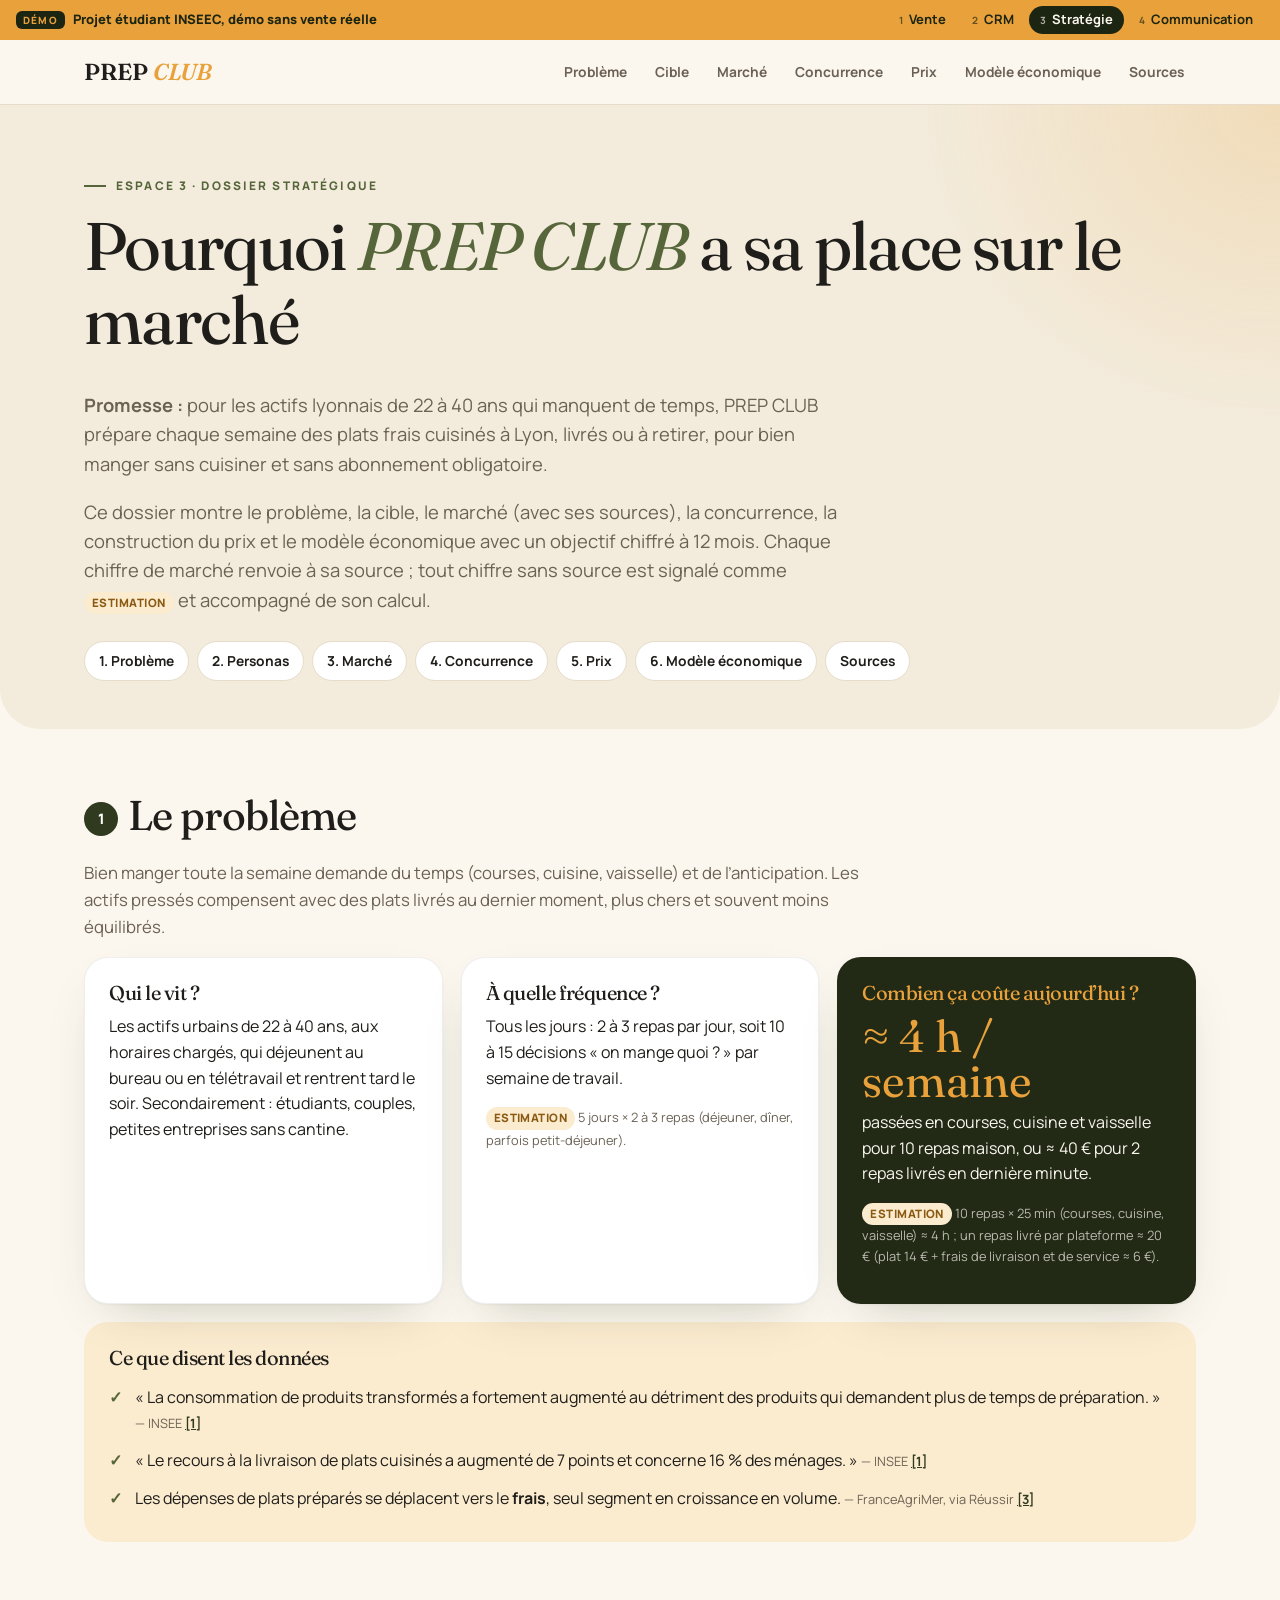
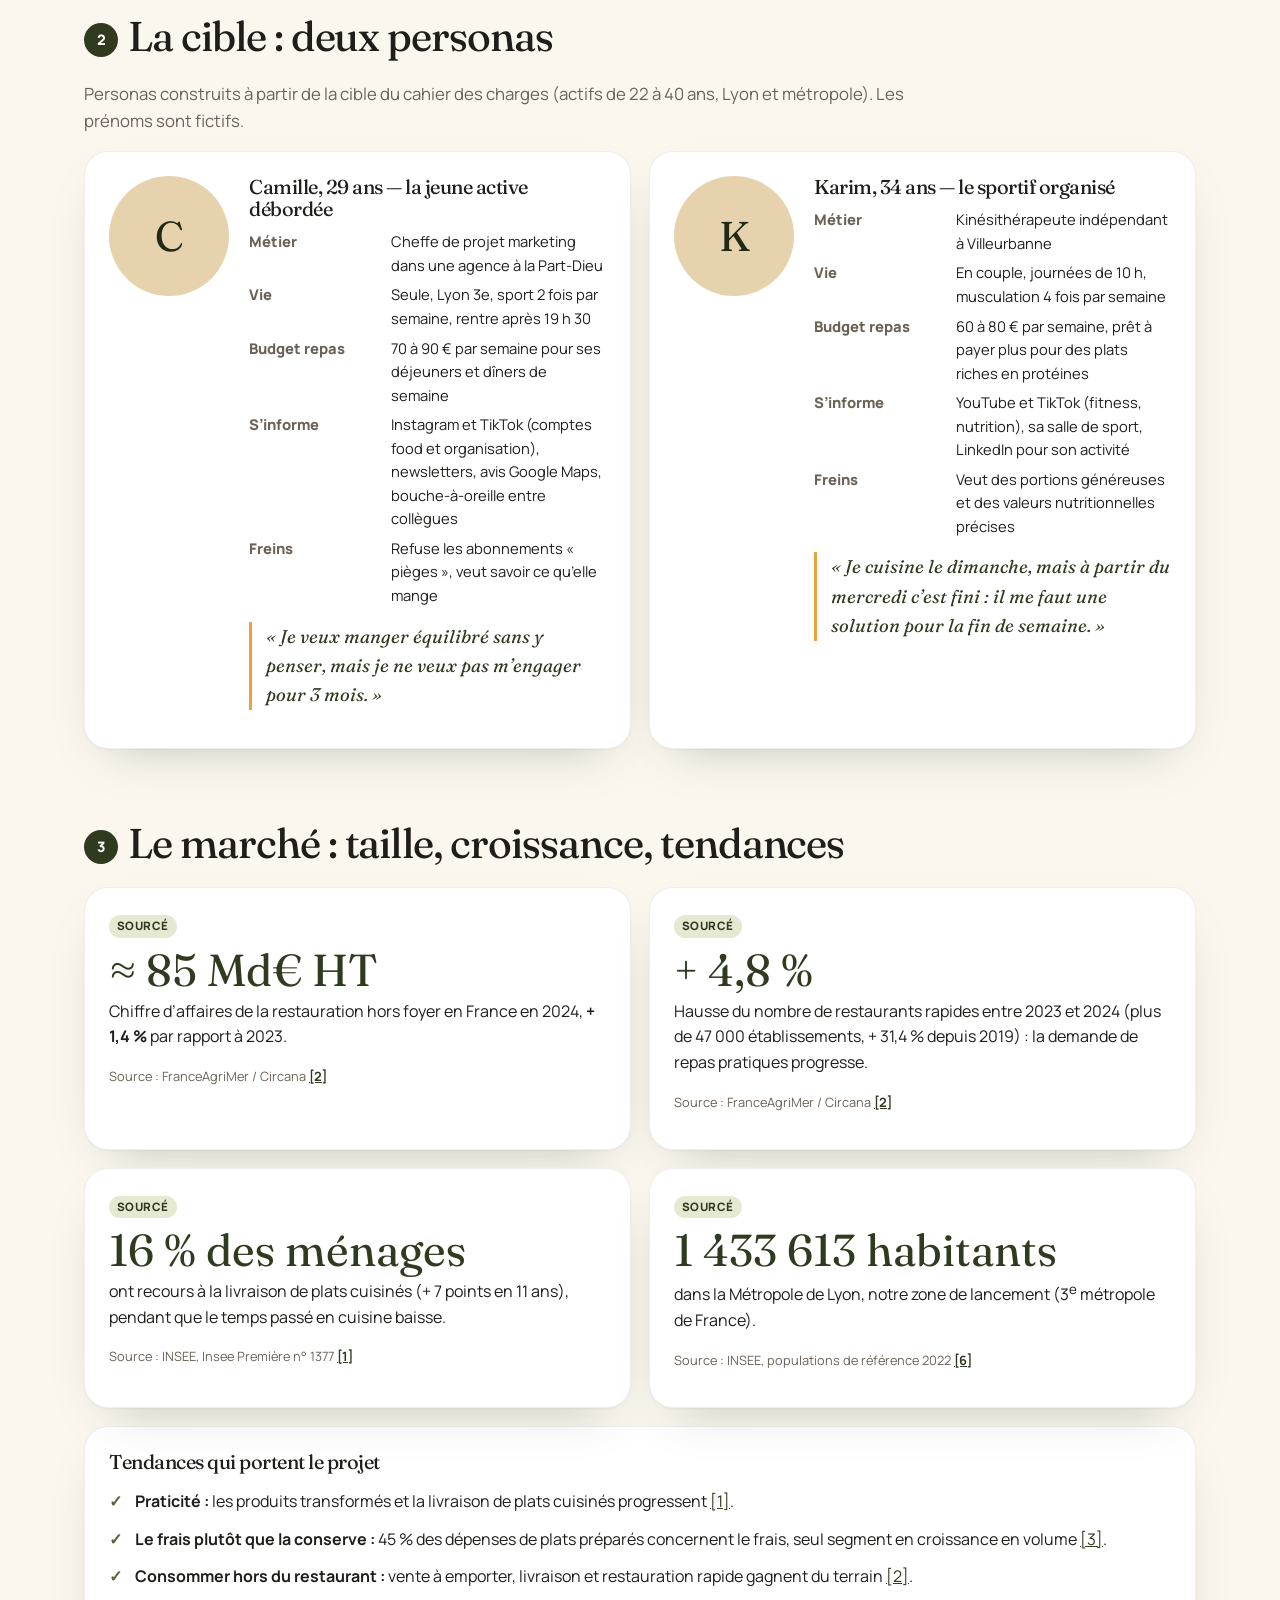
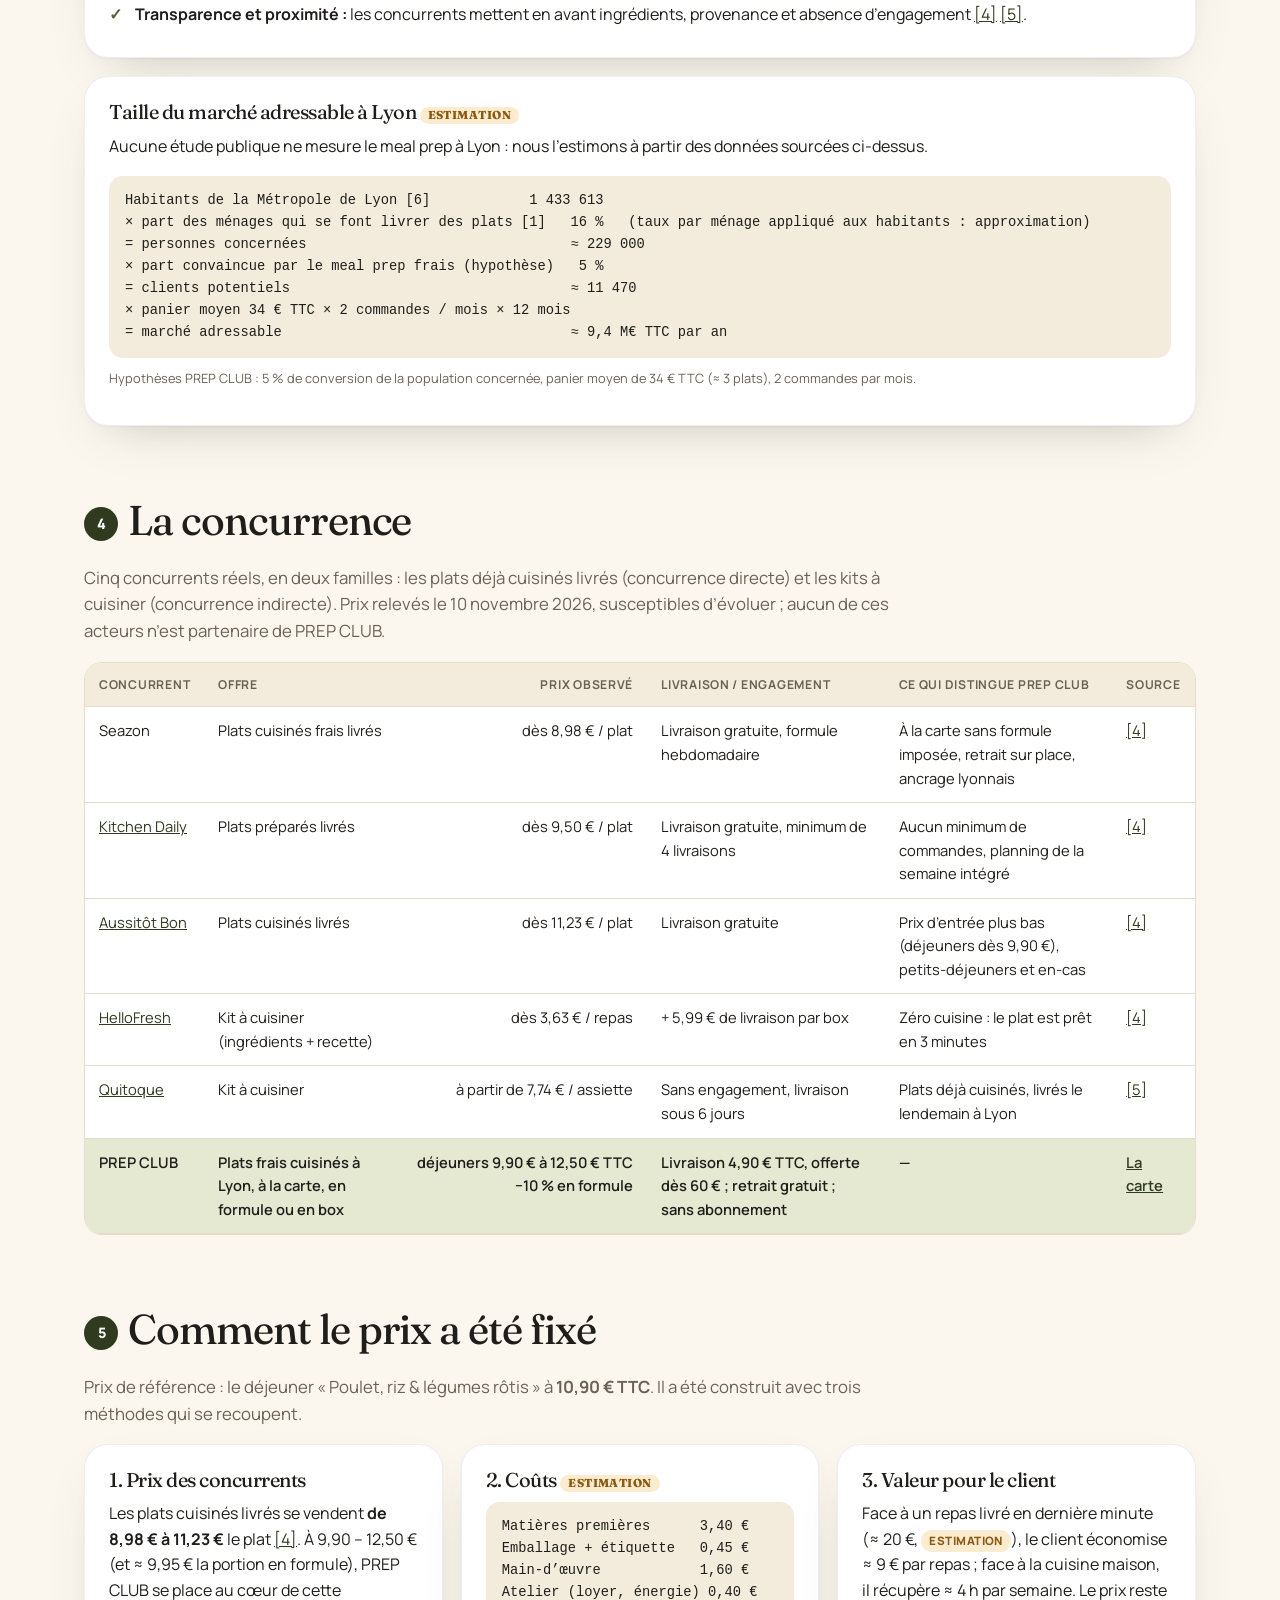
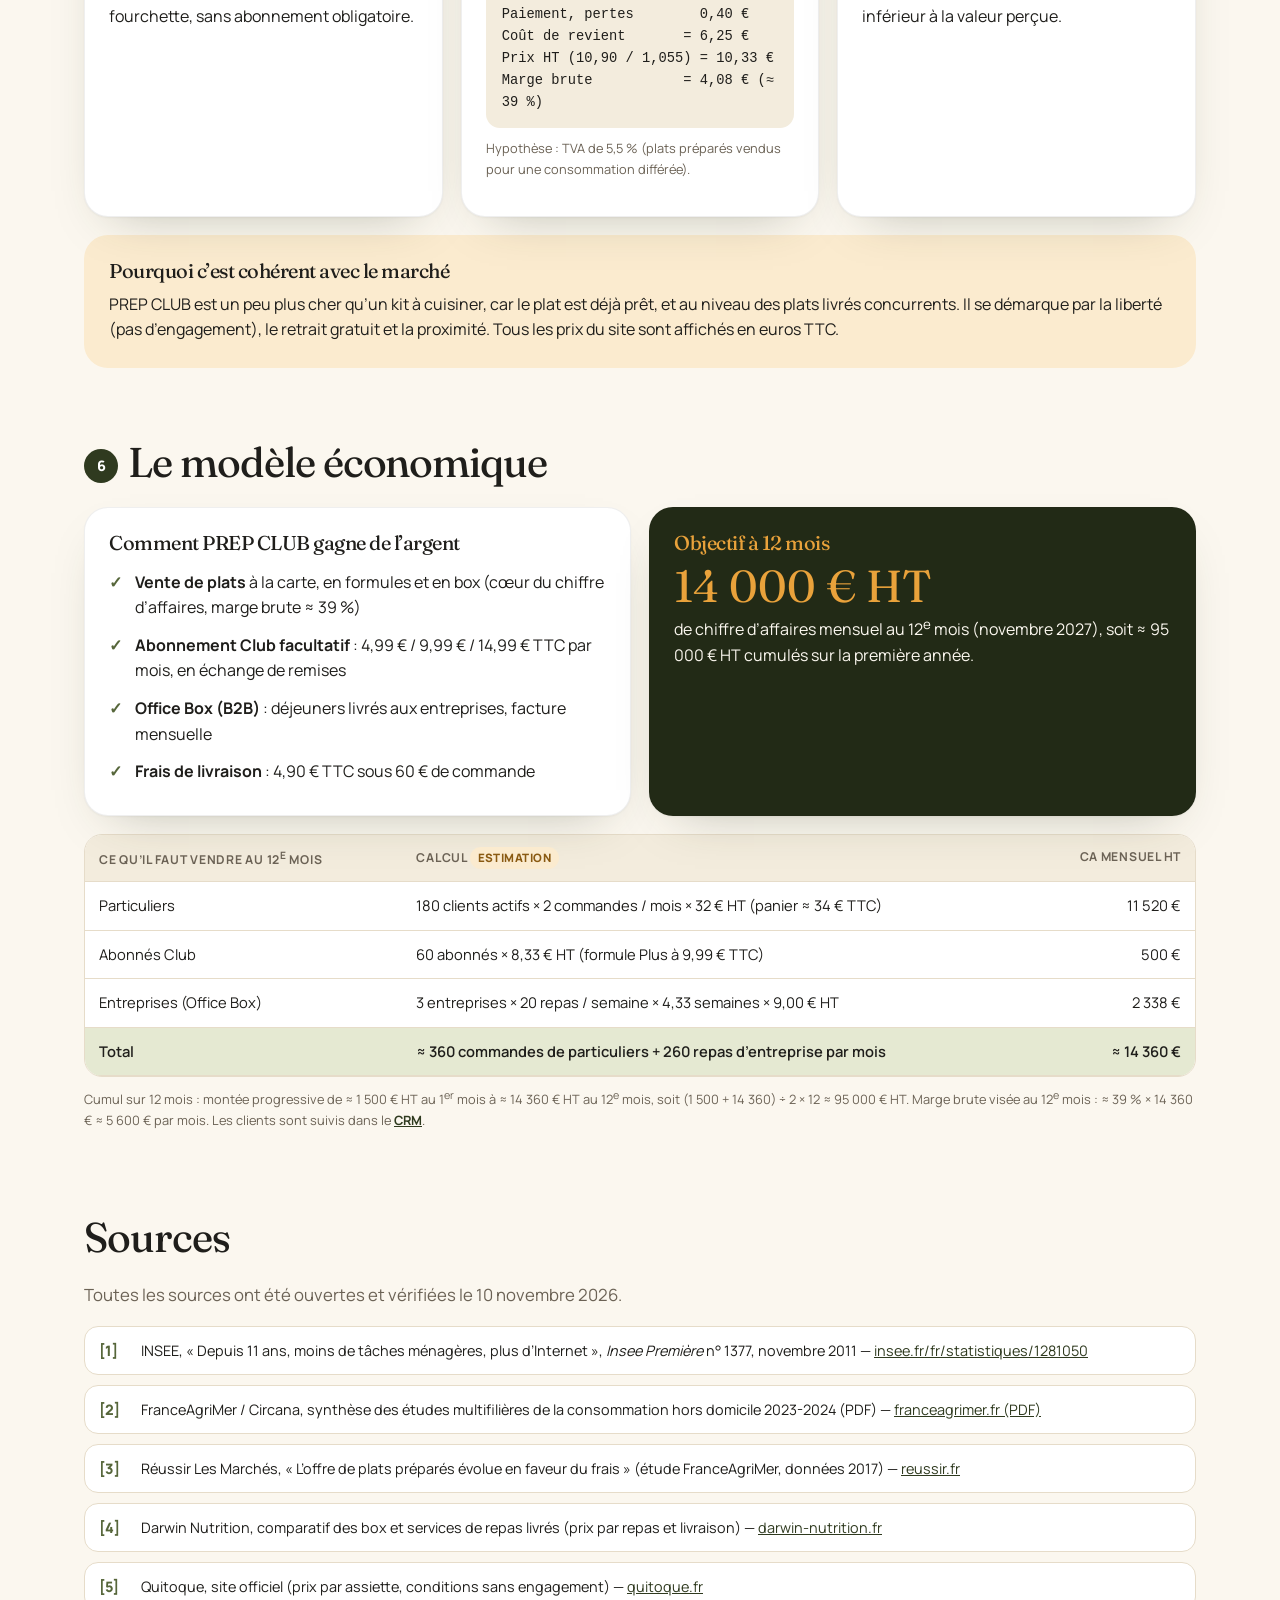
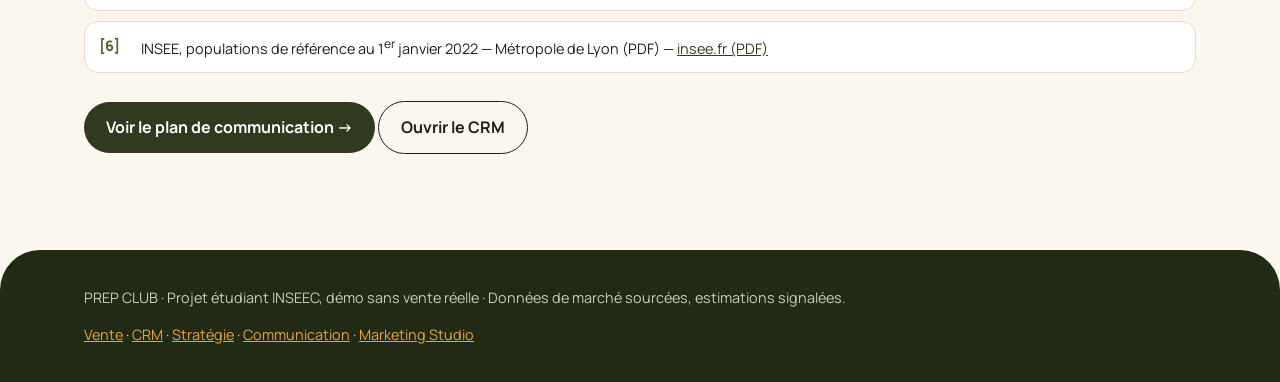
<file: strategie.html>
<!doctype html>
<html lang="fr">
<head>
  <meta charset="utf-8">
  <meta name="viewport" content="width=device-width, initial-scale=1">
  <title>Dossier stratégique — PREP CLUB</title>
  <meta name="description" content="Dossier stratégique PREP CLUB : problème, personas, marché sourcé, concurrence et prix, modèle économique avec objectif à 12 mois. Projet étudiant INSEEC, démo sans vente réelle.">
  <link rel="preconnect" href="https://fonts.googleapis.com">
  <link rel="preconnect" href="https://fonts.gstatic.com" crossorigin>
  <link href="https://fonts.googleapis.com/css2?family=Fraunces:ital,opsz,wght,SOFT,WONK@0,9..144,300..800,0..100,0..1;1,9..144,300..800,0..100,0..1&family=Manrope:wght@400;500;600;700;800&display=swap" rel="stylesheet">
  <link rel="stylesheet" href="css/dossier.css?v=1">
  <link rel="stylesheet" href="css/demo-bar.css?v=1">
  <link rel="icon" href="data:image/svg+xml,%3Csvg xmlns='http://www.w3.org/2000/svg' viewBox='0 0 64 64'%3E%3Crect width='64' height='64' rx='14' fill='%23222A16'/%3E%3Ctext x='32' y='42' font-family='Georgia' font-size='26' fill='%23E9A23B' text-anchor='middle'%3EPC%3C/text%3E%3C/svg%3E">
</head>
<body>
  <div class="demobar" role="note" aria-label="Projet étudiant INSEEC, démo sans vente réelle"><span class="demobar__label">Projet étudiant INSEEC, démo sans vente réelle</span><nav class="demobar__nav" aria-label="Les 4 espaces du projet"><a href="index.html"><b>1</b>Vente</a><a href="admin.html#/crm"><b>2</b>CRM</a><a href="strategie.html" aria-current="page"><b>3</b>Stratégie</a><a href="communication.html"><b>4</b>Communication</a></nav></div>
  <a class="skip" href="#contenu">Aller au contenu</a>
  <header class="dhead"><div class="wrap dhead__in">
    <a class="dlogo" href="index.html">PREP <em>CLUB</em></a>
    <nav aria-label="Navigation du dossier">
      <a href="#probleme">Problème</a><a href="#cible">Cible</a><a href="#marche">Marché</a><a href="#concurrence">Concurrence</a><a href="#prix">Prix</a><a href="#modele">Modèle économique</a><a href="#sources">Sources</a>
    </nav>
  </div></header>

  <main id="contenu">
    <section class="dhero"><div class="wrap">
      <span class="kicker">Espace 3 · Dossier stratégique</span>
      <h1>Pourquoi <em>PREP CLUB</em> a sa place sur le marché</h1>
      <p class="lead"><strong>Promesse :</strong> pour les actifs lyonnais de 22 à 40 ans qui manquent de temps, PREP CLUB prépare chaque semaine des plats frais cuisinés à Lyon, livrés ou à retirer, pour bien manger sans cuisiner et sans abonnement obligatoire.</p>
      <p class="lead">Ce dossier montre le problème, la cible, le marché (avec ses sources), la concurrence, la construction du prix et le modèle économique avec un objectif chiffré à 12 mois. Chaque chiffre de marché renvoie à sa source ; tout chiffre sans source est signalé comme <span class="estim">estimation</span> et accompagné de son calcul.</p>
      <div class="toc"><a href="#probleme">1. Problème</a><a href="#cible">2. Personas</a><a href="#marche">3. Marché</a><a href="#concurrence">4. Concurrence</a><a href="#prix">5. Prix</a><a href="#modele">6. Modèle économique</a><a href="#sources">Sources</a></div>
    </div></section>

    <section class="dsec" id="probleme"><div class="wrap">
      <h2><span class="num">1</span>Le problème</h2>
      <p class="intro">Bien manger toute la semaine demande du temps (courses, cuisine, vaisselle) et de l’anticipation. Les actifs pressés compensent avec des plats livrés au dernier moment, plus chers et souvent moins équilibrés.</p>
      <div class="grid3">
        <div class="card"><h3>Qui le vit ?</h3><p>Les actifs urbains de 22 à 40 ans, aux horaires chargés, qui déjeunent au bureau ou en télétravail et rentrent tard le soir. Secondairement : étudiants, couples, petites entreprises sans cantine.</p></div>
        <div class="card"><h3>À quelle fréquence ?</h3><p>Tous les jours : 2 à 3 repas par jour, soit 10 à 15 décisions « on mange quoi ? » par semaine de travail.</p><p class="src"><span class="estim">Estimation</span> 5 jours × 2 à 3 repas (déjeuner, dîner, parfois petit-déjeuner).</p></div>
        <div class="card card--olive"><h3>Combien ça coûte aujourd’hui ?</h3><p class="figure">≈ 4 h / semaine</p><p>passées en courses, cuisine et vaisselle pour 10 repas maison, ou ≈ 40 € pour 2 repas livrés en dernière minute.</p><p class="src" style="color:rgba(251,247,239,.7)"><span class="estim">Estimation</span> 10 repas × 25 min (courses, cuisine, vaisselle) ≈ 4 h ; un repas livré par plateforme ≈ 20 € (plat 14 € + frais de livraison et de service ≈ 6 €).</p></div>
      </div>
      <div class="card card--sand" style="margin-top:18px">
        <h3>Ce que disent les données</h3>
        <ul class="ticks">
          <li>« La consommation de produits transformés a fortement augmenté au détriment des produits qui demandent plus de temps de préparation. » <span class="src" style="display:inline">— INSEE <a href="#s1">[1]</a></span></li>
          <li>« Le recours à la livraison de plats cuisinés a augmenté de 7 points et concerne 16 % des ménages. » <span class="src" style="display:inline">— INSEE <a href="#s1">[1]</a></span></li>
          <li>Les dépenses de plats préparés se déplacent vers le <strong>frais</strong>, seul segment en croissance en volume. <span class="src" style="display:inline">— FranceAgriMer, via Réussir <a href="#s3">[3]</a></span></li>
        </ul>
      </div>
    </div></section>

    <section class="dsec" id="cible"><div class="wrap">
      <h2><span class="num">2</span>La cible : deux personas</h2>
      <p class="intro">Personas construits à partir de la cible du cahier des charges (actifs de 22 à 40 ans, Lyon et métropole). Les prénoms sont fictifs.</p>
      <div class="grid2">
        <article class="card persona">
          <div class="persona__pic" aria-hidden="true">C</div>
          <div>
            <h3>Camille, 29 ans — la jeune active débordée</h3>
            <dl>
              <dt>Métier</dt><dd>Cheffe de projet marketing dans une agence à la Part-Dieu</dd>
              <dt>Vie</dt><dd>Seule, Lyon 3e, sport 2 fois par semaine, rentre après 19 h 30</dd>
              <dt>Budget repas</dt><dd>70 à 90 € par semaine pour ses déjeuners et dîners de semaine</dd>
              <dt>S’informe</dt><dd>Instagram et TikTok (comptes food et organisation), newsletters, avis Google Maps, bouche-à-oreille entre collègues</dd>
              <dt>Freins</dt><dd>Refuse les abonnements « pièges », veut savoir ce qu’elle mange</dd>
            </dl>
            <p class="quote">« Je veux manger équilibré sans y penser, mais je ne veux pas m’engager pour 3 mois. »</p>
          </div>
        </article>
        <article class="card persona">
          <div class="persona__pic" aria-hidden="true">K</div>
          <div>
            <h3>Karim, 34 ans — le sportif organisé</h3>
            <dl>
              <dt>Métier</dt><dd>Kinésithérapeute indépendant à Villeurbanne</dd>
              <dt>Vie</dt><dd>En couple, journées de 10 h, musculation 4 fois par semaine</dd>
              <dt>Budget repas</dt><dd>60 à 80 € par semaine, prêt à payer plus pour des plats riches en protéines</dd>
              <dt>S’informe</dt><dd>YouTube et TikTok (fitness, nutrition), sa salle de sport, LinkedIn pour son activité</dd>
              <dt>Freins</dt><dd>Veut des portions généreuses et des valeurs nutritionnelles précises</dd>
            </dl>
            <p class="quote">« Je cuisine le dimanche, mais à partir du mercredi c’est fini : il me faut une solution pour la fin de semaine. »</p>
          </div>
        </article>
      </div>
    </div></section>

    <section class="dsec" id="marche"><div class="wrap">
      <h2><span class="num">3</span>Le marché : taille, croissance, tendances</h2>
      <div class="grid2">
        <div class="card"><span class="sourced">Sourcé</span><p class="figure" style="margin-top:10px">≈ 85 Md€ HT</p><p>Chiffre d’affaires de la restauration hors foyer en France en 2024, <strong>+ 1,4 %</strong> par rapport à 2023.</p><p class="src">Source : FranceAgriMer / Circana <a href="#s2">[2]</a></p></div>
        <div class="card"><span class="sourced">Sourcé</span><p class="figure" style="margin-top:10px">+ 4,8 %</p><p>Hausse du nombre de restaurants rapides entre 2023 et 2024 (plus de 47 000 établissements, + 31,4 % depuis 2019) : la demande de repas pratiques progresse.</p><p class="src">Source : FranceAgriMer / Circana <a href="#s2">[2]</a></p></div>
        <div class="card"><span class="sourced">Sourcé</span><p class="figure" style="margin-top:10px">16 % des ménages</p><p>ont recours à la livraison de plats cuisinés (+ 7 points en 11 ans), pendant que le temps passé en cuisine baisse.</p><p class="src">Source : INSEE, Insee Première n° 1377 <a href="#s1">[1]</a></p></div>
        <div class="card"><span class="sourced">Sourcé</span><p class="figure" style="margin-top:10px">1 433 613 habitants</p><p>dans la Métropole de Lyon, notre zone de lancement (3<sup>e</sup> métropole de France).</p><p class="src">Source : INSEE, populations de référence 2022 <a href="#s6">[6]</a></p></div>
      </div>
      <div class="card" style="margin-top:18px">
        <h3>Tendances qui portent le projet</h3>
        <ul class="ticks">
          <li><strong>Praticité :</strong> les produits transformés et la livraison de plats cuisinés progressent <a href="#s1">[1]</a>.</li>
          <li><strong>Le frais plutôt que la conserve :</strong> 45 % des dépenses de plats préparés concernent le frais, seul segment en croissance en volume <a href="#s3">[3]</a>.</li>
          <li><strong>Consommer hors du restaurant :</strong> vente à emporter, livraison et restauration rapide gagnent du terrain <a href="#s2">[2]</a>.</li>
          <li><strong>Transparence et proximité :</strong> les concurrents mettent en avant ingrédients, provenance et absence d’engagement <a href="#s4">[4]</a> <a href="#s5">[5]</a>.</li>
        </ul>
      </div>
      <div class="card" style="margin-top:18px">
        <h3>Taille du marché adressable à Lyon <span class="estim">Estimation</span></h3>
        <p>Aucune étude publique ne mesure le meal prep à Lyon : nous l’estimons à partir des données sourcées ci-dessus.</p>
<div class="calc">Habitants de la Métropole de Lyon [6]            1 433 613
× part des ménages qui se font livrer des plats [1]   16 %   (taux par ménage appliqué aux habitants : approximation)
= personnes concernées                                ≈ 229 000
× part convaincue par le meal prep frais (hypothèse)   5 %
= clients potentiels                                  ≈ 11 470
× panier moyen 34 € TTC × 2 commandes / mois × 12 mois
= marché adressable                                   ≈ 9,4 M€ TTC par an</div>
        <p class="src">Hypothèses PREP CLUB : 5 % de conversion de la population concernée, panier moyen de 34 € TTC (≈ 3 plats), 2 commandes par mois.</p>
      </div>
    </div></section>

    <section class="dsec" id="concurrence"><div class="wrap">
      <h2><span class="num">4</span>La concurrence</h2>
      <p class="intro">Cinq concurrents réels, en deux familles : les plats déjà cuisinés livrés (concurrence directe) et les kits à cuisiner (concurrence indirecte). Prix relevés le 10 novembre 2026, susceptibles d’évoluer ; aucun de ces acteurs n’est partenaire de PREP CLUB.</p>
      <div class="table-wrap"><table>
        <thead><tr><th>Concurrent</th><th>Offre</th><th class="n">Prix observé</th><th>Livraison / engagement</th><th>Ce qui distingue PREP CLUB</th><th>Source</th></tr></thead>
        <tbody>
          <tr><td>Seazon</td><td>Plats cuisinés frais livrés</td><td class="n">dès 8,98 € / plat</td><td>Livraison gratuite, formule hebdomadaire</td><td>À la carte sans formule imposée, retrait sur place, ancrage lyonnais</td><td><a href="#s4">[4]</a></td></tr>
          <tr><td><a href="https://www.kitchen-daily.fr/" target="_blank" rel="noopener">Kitchen Daily</a></td><td>Plats préparés livrés</td><td class="n">dès 9,50 € / plat</td><td>Livraison gratuite, minimum de 4 livraisons</td><td>Aucun minimum de commandes, planning de la semaine intégré</td><td><a href="#s4">[4]</a></td></tr>
          <tr><td><a href="https://aussitotbon.fr/" target="_blank" rel="noopener">Aussitôt Bon</a></td><td>Plats cuisinés livrés</td><td class="n">dès 11,23 € / plat</td><td>Livraison gratuite</td><td>Prix d’entrée plus bas (déjeuners dès 9,90 €), petits-déjeuners et en-cas</td><td><a href="#s4">[4]</a></td></tr>
          <tr><td><a href="https://www.hellofresh.fr/" target="_blank" rel="noopener">HelloFresh</a></td><td>Kit à cuisiner (ingrédients + recette)</td><td class="n">dès 3,63 € / repas</td><td>+ 5,99 € de livraison par box</td><td>Zéro cuisine : le plat est prêt en 3 minutes</td><td><a href="#s4">[4]</a></td></tr>
          <tr><td><a href="https://www.quitoque.fr/" target="_blank" rel="noopener">Quitoque</a></td><td>Kit à cuisiner</td><td class="n">à partir de 7,74 € / assiette</td><td>Sans engagement, livraison sous 6 jours</td><td>Plats déjà cuisinés, livrés le lendemain à Lyon</td><td><a href="#s5">[5]</a></td></tr>
          <tr class="us"><td>PREP CLUB</td><td>Plats frais cuisinés à Lyon, à la carte, en formule ou en box</td><td class="n">déjeuners 9,90 € à 12,50 € TTC<br>−10 % en formule</td><td>Livraison 4,90 € TTC, offerte dès 60 € ; retrait gratuit ; sans abonnement</td><td>—</td><td><a href="index.html#/carte">La carte</a></td></tr>
        </tbody>
      </table></div>
    </div></section>

    <section class="dsec" id="prix"><div class="wrap">
      <h2><span class="num">5</span>Comment le prix a été fixé</h2>
      <p class="intro">Prix de référence : le déjeuner « Poulet, riz &amp; légumes rôtis » à <strong>10,90 € TTC</strong>. Il a été construit avec trois méthodes qui se recoupent.</p>
      <div class="grid3">
        <div class="card"><h3>1. Prix des concurrents</h3><p>Les plats cuisinés livrés se vendent <strong>de 8,98 € à 11,23 €</strong> le plat <a href="#s4">[4]</a>. À 9,90 – 12,50 € (et ≈ 9,95 € la portion en formule), PREP CLUB se place au cœur de cette fourchette, sans abonnement obligatoire.</p></div>
        <div class="card"><h3>2. Coûts <span class="estim">Estimation</span></h3>
<div class="calc">Matières premières      3,40 €
Emballage + étiquette   0,45 €
Main-d’œuvre            1,60 €
Atelier (loyer, énergie) 0,40 €
Paiement, pertes        0,40 €
Coût de revient       = 6,25 €
Prix HT (10,90 / 1,055) = 10,33 €
Marge brute           = 4,08 € (≈ 39 %)</div>
          <p class="src">Hypothèse : TVA de 5,5 % (plats préparés vendus pour une consommation différée).</p></div>
        <div class="card"><h3>3. Valeur pour le client</h3><p>Face à un repas livré en dernière minute (≈ 20 €, <span class="estim">estimation</span>), le client économise ≈ 9 € par repas ; face à la cuisine maison, il récupère ≈ 4 h par semaine. Le prix reste inférieur à la valeur perçue.</p></div>
      </div>
      <div class="card card--sand" style="margin-top:18px"><h3>Pourquoi c’est cohérent avec le marché</h3><p style="margin:0">PREP CLUB est un peu plus cher qu’un kit à cuisiner, car le plat est déjà prêt, et au niveau des plats livrés concurrents. Il se démarque par la liberté (pas d’engagement), le retrait gratuit et la proximité. Tous les prix du site sont affichés en euros TTC.</p></div>
    </div></section>

    <section class="dsec" id="modele"><div class="wrap">
      <h2><span class="num">6</span>Le modèle économique</h2>
      <div class="grid2">
        <div class="card"><h3>Comment PREP CLUB gagne de l’argent</h3>
          <ul class="ticks">
            <li><strong>Vente de plats</strong> à la carte, en formules et en box (cœur du chiffre d’affaires, marge brute ≈ 39 %)</li>
            <li><strong>Abonnement Club facultatif</strong> : 4,99 € / 9,99 € / 14,99 € TTC par mois, en échange de remises</li>
            <li><strong>Office Box (B2B)</strong> : déjeuners livrés aux entreprises, facture mensuelle</li>
            <li><strong>Frais de livraison</strong> : 4,90 € TTC sous 60 € de commande</li>
          </ul></div>
        <div class="card card--olive"><h3>Objectif à 12 mois</h3><p class="figure">14 000 € HT</p><p>de chiffre d’affaires mensuel au 12<sup>e</sup> mois (novembre 2027), soit ≈ 95 000 € HT cumulés sur la première année.</p></div>
      </div>
      <div class="table-wrap" style="margin-top:18px"><table>
        <thead><tr><th>Ce qu’il faut vendre au 12<sup>e</sup> mois</th><th>Calcul <span class="estim">Estimation</span></th><th class="n">CA mensuel HT</th></tr></thead>
        <tbody>
          <tr><td>Particuliers</td><td>180 clients actifs × 2 commandes / mois × 32 € HT (panier ≈ 34 € TTC)</td><td class="n">11 520 €</td></tr>
          <tr><td>Abonnés Club</td><td>60 abonnés × 8,33 € HT (formule Plus à 9,99 € TTC)</td><td class="n">500 €</td></tr>
          <tr><td>Entreprises (Office Box)</td><td>3 entreprises × 20 repas / semaine × 4,33 semaines × 9,00 € HT</td><td class="n">2 338 €</td></tr>
          <tr class="us"><td>Total</td><td>≈ 360 commandes de particuliers + 260 repas d’entreprise par mois</td><td class="n">≈ 14 360 €</td></tr>
        </tbody>
      </table></div>
      <p class="src">Cumul sur 12 mois : montée progressive de ≈ 1 500 € HT au 1<sup>er</sup> mois à ≈ 14 360 € HT au 12<sup>e</sup> mois, soit (1 500 + 14 360) ÷ 2 × 12 ≈ 95 000 € HT. Marge brute visée au 12<sup>e</sup> mois : ≈ 39 % × 14 360 € ≈ 5 600 € par mois. Les clients sont suivis dans le <a href="admin.html#/crm">CRM</a>.</p>
    </div></section>

    <section class="dsec" id="sources"><div class="wrap">
      <h2>Sources</h2>
      <p class="intro">Toutes les sources ont été ouvertes et vérifiées le 10 novembre 2026.</p>
      <ol class="sources">
        <li id="s1"><span>INSEE, « Depuis 11 ans, moins de tâches ménagères, plus d’Internet », <em>Insee Première</em> n° 1377, novembre 2011 — <a href="https://www.insee.fr/fr/statistiques/1281050" target="_blank" rel="noopener">insee.fr/fr/statistiques/1281050</a></span></li>
        <li id="s2"><span>FranceAgriMer / Circana, synthèse des études multifilières de la consommation hors domicile 2023-2024 (PDF) — <a href="https://www.franceagrimer.fr/sites/default/files/2026-07/Synth%C3%A8se%20%C3%A9tudes%20FAM%20Multifili%C3%A8res_2023-2024_CIRCANA_VF-1.pdf" target="_blank" rel="noopener">franceagrimer.fr (PDF)</a></span></li>
        <li id="s3"><span>Réussir Les Marchés, « L’offre de plats préparés évolue en faveur du frais » (étude FranceAgriMer, données 2017) — <a href="https://www.reussir.fr/articles/loffre-de-plats-prepares-evolue-en-faveur-du-frais" target="_blank" rel="noopener">reussir.fr</a></span></li>
        <li id="s4"><span>Darwin Nutrition, comparatif des box et services de repas livrés (prix par repas et livraison) — <a href="https://www.darwin-nutrition.fr/comparatifs/les-8-meilleurs-box-et-paniers-repas-2022/" target="_blank" rel="noopener">darwin-nutrition.fr</a></span></li>
        <li id="s5"><span>Quitoque, site officiel (prix par assiette, conditions sans engagement) — <a href="https://www.quitoque.fr/" target="_blank" rel="noopener">quitoque.fr</a></span></li>
        <li id="s6"><span>INSEE, populations de référence au 1<sup>er</sup> janvier 2022 — Métropole de Lyon (PDF) — <a href="https://www.insee.fr/fr/statistiques/fichier/8318030/ar_dp_2024_pop_reference_metropole_lyon.pdf" target="_blank" rel="noopener">insee.fr (PDF)</a></span></li>
      </ol>
      <p style="margin-top:28px"><a class="cta" href="communication.html">Voir le plan de communication →</a> <a class="cta cta--ghost" href="admin.html#/crm">Ouvrir le CRM</a></p>
    </div></section>
  </main>

  <footer class="dfoot"><div class="wrap dfoot__in">
    <span>PREP CLUB · Projet étudiant INSEEC, démo sans vente réelle · Données de marché sourcées, estimations signalées.</span>
    <span><a href="index.html">Vente</a> · <a href="admin.html#/crm">CRM</a> · <a href="strategie.html">Stratégie</a> · <a href="communication.html">Communication</a> · <a href="marketing-studio.html">Marketing Studio</a></span>
  </div></footer>

</body>
</html>
</file>
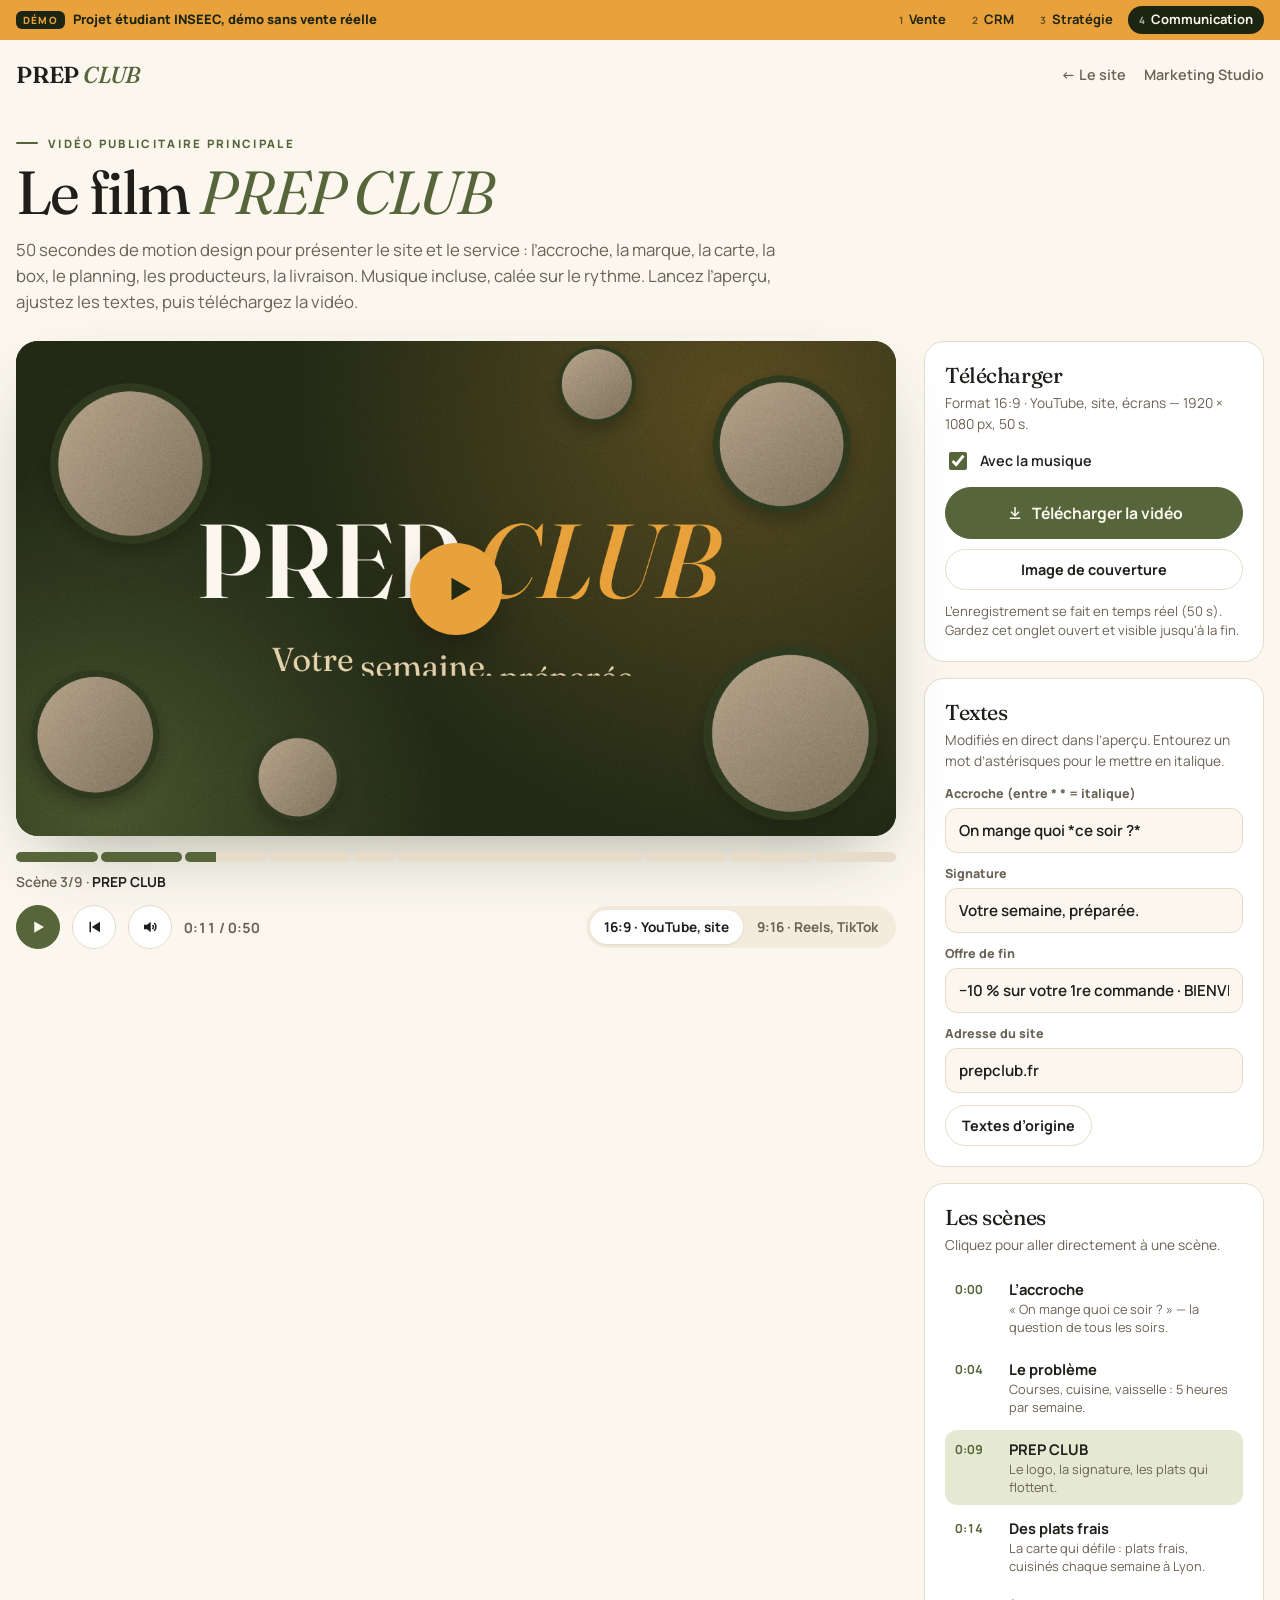
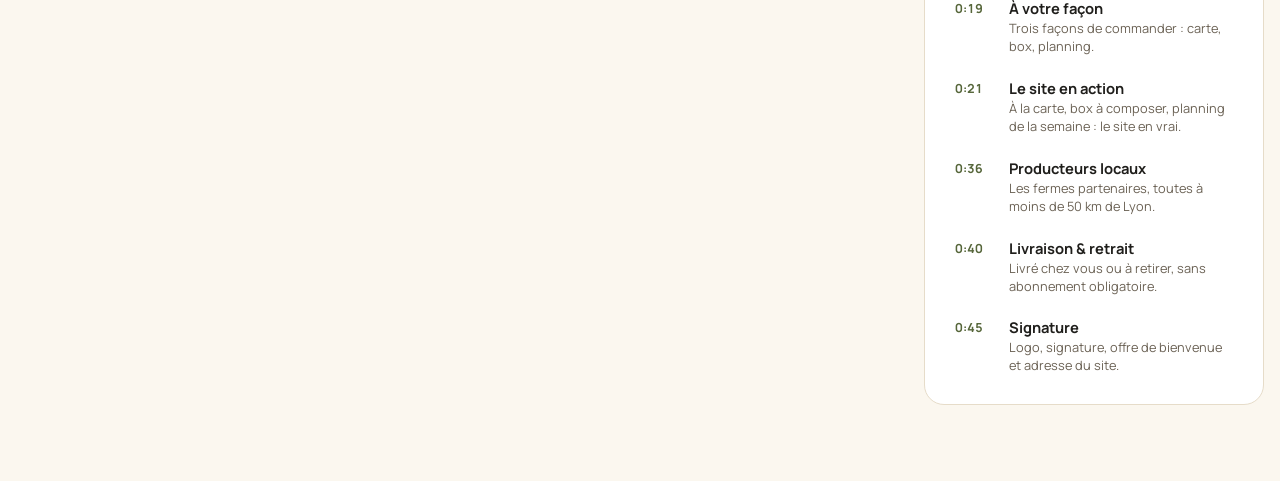
<file: video-pub.html>
<!doctype html>
<html lang="fr">
<head>
  <meta charset="utf-8">
  <meta name="viewport" content="width=device-width, initial-scale=1, viewport-fit=cover">
  <title>Le film PREP CLUB</title>
  <meta name="description" content="La vidéo publicitaire principale de PREP CLUB, en motion design : aperçu, textes modifiables, export MP4 en 16:9 et 9:16.">
  <meta name="robots" content="noindex">
  <link rel="preconnect" href="https://fonts.googleapis.com">
  <link rel="preconnect" href="https://fonts.gstatic.com" crossorigin>
  <link href="https://fonts.googleapis.com/css2?family=Fraunces:ital,opsz,wght@0,9..144,300..700;1,9..144,300..700&family=Manrope:wght@400;500;600;700;800&display=swap" rel="stylesheet">
  <link rel="icon" href="data:image/svg+xml,%3Csvg xmlns='http://www.w3.org/2000/svg' viewBox='0 0 64 64'%3E%3Crect width='64' height='64' rx='14' fill='%235C6B3C'/%3E%3Ctext x='32' y='42' font-family='Georgia' font-size='26' fill='%23FBF8F1' text-anchor='middle'%3EPC%3C/text%3E%3C/svg%3E">
  <style>
    :root {
      --ivory: #FBF7EF; --cream: #F3ECDD; --white: #fff; --olive: #56663A; --olive-dark: #2F3A1F; --olive-deep: #222A16; --olive-soft: #E5E9D2;
      --sand: #E6D3AE; --charcoal: #1F1E1B; --saffron: #E9A23B; --tomato: #D4623B; --muted: #6B6255; --line: #E6DCC9;
      --serif: 'Fraunces', Georgia, serif; --sans: 'Manrope', -apple-system, BlinkMacSystemFont, 'Segoe UI', sans-serif;
      --ease: cubic-bezier(.16, 1, .3, 1);
    }
    * { box-sizing: border-box; }
    body { margin: 0; font-family: var(--sans); background: var(--ivory); color: var(--charcoal); -webkit-font-smoothing: antialiased; }
    a { color: inherit; }
    .wrap { max-width: 1320px; margin: 0 auto; padding: 0 16px 60px; }
    .top { display: flex; align-items: center; justify-content: space-between; gap: 16px; padding: 20px 0; }
    .logo { font-family: var(--serif); font-weight: 600; font-size: 1.45rem; text-decoration: none; letter-spacing: -.01em; }
    .logo i { color: var(--olive); font-weight: 500; margin-left: 4px; }
    .top nav { display: flex; gap: 18px; font-size: .9rem; font-weight: 600; flex-wrap: wrap; justify-content: flex-end; }
    .top nav a { text-decoration: none; color: var(--muted); }
    .top nav a:hover { color: var(--olive); }
    .head { padding: 18px 0 26px; max-width: 760px; }
    .eyebrow { display: inline-flex; align-items: center; gap: 10px; font-size: .72rem; letter-spacing: .2em; font-weight: 800; color: var(--olive); }
    .eyebrow::before { content: ''; width: 22px; height: 2px; border-radius: 2px; background: currentColor; }
    h1 { font-family: var(--serif); font-weight: 420; font-size: clamp(2.3rem, 5vw, 3.8rem); line-height: 1; letter-spacing: -.03em; margin: 12px 0 14px; }
    h1 em { color: var(--olive); font-weight: 380; }
    .lead { color: var(--muted); font-size: 1.05rem; line-height: 1.55; margin: 0; }

    .layout { display: grid; grid-template-columns: minmax(0, 1fr) 340px; gap: 28px; align-items: start; }
    .layout.is-tall { grid-template-columns: minmax(0, 420px) minmax(0, 1fr); }
    .layout.is-tall .side { display: grid; grid-template-columns: 1fr 1fr; gap: 16px; align-content: start; }
    .layout.is-tall .side .panel--scenes { grid-row: span 2; }

    .stage { position: relative; border-radius: 22px; overflow: hidden; background: var(--olive-deep); box-shadow: 0 30px 70px -30px rgba(47, 58, 31, .45); }
    .stage canvas { display: block; width: 100%; height: auto; cursor: pointer; }
    .big-play { position: absolute; left: 50%; top: 50%; translate: -50% -50%; width: 92px; height: 92px; border-radius: 50%; border: 0; background: var(--saffron); color: var(--olive-deep); display: grid; place-items: center; cursor: pointer; box-shadow: 0 16px 40px -10px rgba(0,0,0,.45); transition: scale .4s var(--ease), opacity .3s; }
    .big-play:hover { scale: 1.06; }
    .big-play svg { width: 36px; height: 36px; margin-left: 5px; fill: currentColor; }
    .stage.is-playing .big-play { opacity: 0; pointer-events: none; scale: .8; }
    .loading { position: absolute; inset: 0; display: grid; place-items: center; color: var(--sand); font-weight: 700; background: var(--olive-deep); }
    .loading[hidden] { display: none; }

    .controls { display: flex; align-items: center; gap: 12px; margin-top: 14px; flex-wrap: wrap; }
    .btn { display: inline-flex; align-items: center; justify-content: center; gap: 8px; border: 1.5px solid var(--line); background: var(--white); color: var(--charcoal); font: 700 .9rem var(--sans); padding: 10px 16px; border-radius: 999px; cursor: pointer; transition: background .2s, border-color .2s, color .2s; }
    .btn:hover { border-color: var(--olive); }
    .btn svg { width: 18px; height: 18px; fill: currentColor; }
    .btn--icon { width: 44px; height: 44px; padding: 0; }
    .btn--olive { background: var(--olive); border-color: var(--olive); color: var(--ivory); }
    .btn--olive:hover { background: var(--olive-dark); border-color: var(--olive-dark); }
    .btn--block { width: 100%; padding: 14px 18px; font-size: .98rem; }
    .btn[disabled] { opacity: .55; cursor: wait; }
    .time { font: 700 .88rem var(--sans); font-variant-numeric: tabular-nums; color: var(--muted); min-width: 92px; }
    .seg { display: inline-flex; background: var(--cream); border-radius: 999px; padding: 4px; margin-left: auto; }
    .seg button { border: 0; background: transparent; font: 700 .85rem var(--sans); padding: 8px 14px; border-radius: 999px; cursor: pointer; color: var(--muted); }
    .seg button[aria-pressed="true"] { background: var(--white); color: var(--charcoal); box-shadow: 0 1px 3px rgba(0,0,0,.08); }

    .track { position: relative; margin-top: 16px; }
    .chapters { display: flex; gap: 3px; height: 10px; }
    .chapters button { flex: var(--d) 1 0; border: 0; padding: 0; border-radius: 5px; background: var(--line); cursor: pointer; position: relative; overflow: hidden; }
    .chapters button span { position: absolute; inset: 0; width: var(--p, 0%); background: var(--olive); }
    .chapters button:hover { background: var(--sand); }
    .scrub { position: absolute; inset: -8px 0; width: 100%; opacity: 0; cursor: pointer; margin: 0; }
    .chap-name { margin-top: 10px; font-size: .86rem; color: var(--muted); font-weight: 600; min-height: 1.3em; }
    .chap-name b { color: var(--charcoal); }

    .panel { background: var(--white); border: 1px solid var(--line); border-radius: 20px; padding: 20px; margin-bottom: 16px; }
    .layout.is-tall .panel { margin-bottom: 0; }
    .panel h2 { font-family: var(--serif); font-weight: 450; font-size: 1.35rem; letter-spacing: -.02em; margin: 0 0 4px; }
    .panel p.small { margin: 0 0 14px; color: var(--muted); font-size: .86rem; line-height: 1.5; }
    .field { display: grid; gap: 6px; margin-bottom: 12px; }
    .field span { font-size: .78rem; font-weight: 800; color: var(--muted); }
    .field input { font: 600 .95rem var(--sans); padding: 11px 13px; border: 1.5px solid var(--line); border-radius: 12px; background: var(--ivory); color: var(--charcoal); width: 100%; }
    .field input:focus { outline: 0; border-color: var(--olive); box-shadow: 0 0 0 4px rgba(86, 102, 58, .14); }
    .check { display: flex; align-items: center; gap: 10px; font-size: .9rem; font-weight: 600; margin: 4px 0 14px; }
    .check input { accent-color: var(--olive); width: 18px; height: 18px; }
    .progress { height: 8px; border-radius: 4px; background: var(--cream); overflow: hidden; margin-top: 12px; }
    .progress[hidden] { display: none; }
    .progress i { display: block; height: 100%; width: 0; background: var(--saffron); transition: width .2s linear; }
    .note { font-size: .82rem; color: var(--muted); line-height: 1.5; margin: 12px 0 0; }
    .note.ok { color: var(--olive); font-weight: 700; }
    .note.err { color: var(--tomato); font-weight: 700; }
    .row { display: flex; gap: 10px; margin-top: 10px; }
    .row .btn { flex: 1; }

    .scenes { list-style: none; margin: 0; padding: 0; display: grid; gap: 4px; counter-reset: sc; }
    .scenes button { width: 100%; text-align: left; display: grid; grid-template-columns: 44px 1fr; gap: 2px 10px; border: 0; background: transparent; padding: 9px 10px; border-radius: 12px; cursor: pointer; font: inherit; color: inherit; }
    .scenes button:hover { background: var(--ivory); }
    .scenes button[aria-current="true"] { background: var(--olive-soft); }
    .scenes .tc { grid-row: span 2; font: 700 .78rem var(--sans); color: var(--olive); font-variant-numeric: tabular-nums; padding-top: 2px; }
    .scenes strong { font-size: .92rem; }
    .scenes small { color: var(--muted); font-size: .8rem; line-height: 1.4; }

    @media (max-width: 980px) {
      .layout, .layout.is-tall { grid-template-columns: 1fr; }
      .layout.is-tall .stage-col { max-width: 440px; margin: 0 auto; width: 100%; }
      .layout.is-tall .side { grid-template-columns: 1fr; }
    }
    @media (max-width: 560px) {
      .seg { margin-left: 0; width: 100%; }
      .seg button { flex: 1; }
      .big-play { width: 70px; height: 70px; }
    }
  </style>
  <link rel="stylesheet" href="css/demo-bar.css?v=40">
</head>
<body>
  <div class="demobar" role="note" aria-label="Projet étudiant INSEEC, démo sans vente réelle"><span class="demobar__label">Projet étudiant INSEEC, démo sans vente réelle</span><nav class="demobar__nav" aria-label="Les 4 espaces du projet"><a href="index.html"><b>1</b>Vente</a><a href="admin.html#/crm"><b>2</b>CRM</a><a href="strategie.html"><b>3</b>Stratégie</a><a href="communication.html" aria-current="page"><b>4</b>Communication</a></nav></div>
  <div class="wrap">
    <header class="top">
      <a class="logo" href="index.html">PREP<i>CLUB</i></a>
      <nav aria-label="Liens">
        <a href="index.html">← Le site</a>
        <a href="marketing-studio.html">Marketing Studio</a>
      </nav>
    </header>

    <section class="head">
      <span class="eyebrow">VIDÉO PUBLICITAIRE PRINCIPALE</span>
      <h1>Le film <em>PREP CLUB</em></h1>
      <p class="lead">50 secondes de motion design pour présenter le site et le service : l’accroche, la marque, la carte, la box, le planning, les producteurs, la livraison. Musique incluse, calée sur le rythme. Lancez l’aperçu, ajustez les textes, puis téléchargez la vidéo.</p>
    </section>

    <div class="layout" id="layout">
      <div class="stage-col">
        <div class="stage" id="stage">
          <canvas id="cv" width="1280" height="720" aria-label="Aperçu du film PREP CLUB"></canvas>
          <button class="big-play" id="bigPlay" aria-label="Lire le film"><svg viewBox="0 0 24 24"><path d="M7 4.5v15l13-7.5z"/></svg></button>
          <div class="loading" id="loading">Chargement des photos…</div>
        </div>
        <div class="track">
          <div class="chapters" id="chapters"></div>
          <input class="scrub" id="scrub" type="range" min="0" max="1000" value="0" aria-label="Position dans le film">
        </div>
        <div class="chap-name" id="chapName"></div>
        <div class="controls">
          <button class="btn btn--icon btn--olive" id="play" aria-label="Lire"><svg viewBox="0 0 24 24" id="playIcon"><path d="M7 4.5v15l13-7.5z"/></svg></button>
          <button class="btn btn--icon" id="restart" aria-label="Revenir au début"><svg viewBox="0 0 24 24"><path d="M6 5h2v14H6zM20 5v14L9 12z"/></svg></button>
          <button class="btn btn--icon" id="sound" aria-label="Couper le son" aria-pressed="true"><svg viewBox="0 0 24 24" id="soundIcon"></svg></button>
          <span class="time" id="time">0:00 / 0:50</span>
          <div class="seg" role="group" aria-label="Format">
            <button data-fmt="wide" aria-pressed="true">16:9 · YouTube, site</button>
            <button data-fmt="tall" aria-pressed="false">9:16 · Reels, TikTok</button>
          </div>
        </div>
      </div>

      <aside class="side">
        <section class="panel">
          <h2>Télécharger</h2>
          <p class="small" id="fmtLabel"></p>
          <label class="check"><input type="checkbox" id="withSound" checked> Avec la musique</label>
          <button class="btn btn--olive btn--block" id="exportVideo"><svg viewBox="0 0 24 24"><path d="M11 4h2v9.2l3.6-3.6 1.4 1.4-6 6-6-6 1.4-1.4 3.6 3.6zM5 18h14v2H5z"/></svg> Télécharger la vidéo</button>
          <div class="progress" id="progress" hidden><i></i></div>
          <div class="row"><button class="btn" id="exportPng">Image de couverture</button></div>
          <p class="note" id="exportNote">L’enregistrement se fait en temps réel (50 s). Gardez cet onglet ouvert et visible jusqu’à la fin.</p>
        </section>

        <section class="panel">
          <h2>Textes</h2>
          <p class="small">Modifiés en direct dans l’aperçu. Entourez un mot d’astérisques pour le mettre en italique.</p>
          <form id="fields" autocomplete="off"></form>
          <button class="btn" id="resetFields" type="button">Textes d’origine</button>
        </section>

        <section class="panel panel--scenes">
          <h2>Les scènes</h2>
          <p class="small">Cliquez pour aller directement à une scène.</p>
          <ol class="scenes" id="scenes"></ol>
        </section>
      </aside>
    </div>
  </div>

  <script src="js/data.js?v=40"></script>
  <script src="js/film.js?v=40"></script>
  <script>
  (() => {
    const $ = (s) => document.querySelector(s);
    const cv = $('#cv');
    const PREVIEW = { wide: [1280, 720], tall: [720, 1280] };
    const STORE = 'prepclub:film:v1';
    let fmt = 'wide';
    const fmtTime = (t) => `${Math.floor(t / 60)}:${String(Math.floor(t % 60)).padStart(2, '0')}`;
    const SND_ON = '<path d="M4 9h4l5-4v14l-5-4H4zM16 8.5a5 5 0 0 1 0 7l-1.4-1.4a3 3 0 0 0 0-4.2zM18.4 6a8.5 8.5 0 0 1 0 12L17 16.6a6.5 6.5 0 0 0 0-9.2z"/>';
    const SND_OFF = '<path d="M4 9h4l5-4v14l-5-4H4zM16.3 9.3l1.4-1.4 2.1 2.1 2.1-2.1 1.4 1.4-2.1 2.1 2.1 2.1-1.4 1.4-2.1-2.1-2.1 2.1-1.4-1.4 2.1-2.1z"/>';
    const PLAY = '<path d="M7 4.5v15l13-7.5z"/>', PAUSE = '<path d="M6 4h4v16H6zM14 4h4v16h-4z"/>';
    $('#soundIcon').innerHTML = SND_ON;

    // Chapitres et liste des scènes
    $('#chapters').innerHTML = FILM.S.map((s, i) => `<button type="button" data-i="${i}" style="--d:${s.dur}" aria-label="${s.name}" title="${s.name}"><span></span></button>`).join('');
    $('#scenes').innerHTML = FILM.S.map((s, i) => `<li><button type="button" data-i="${i}"><span class="tc">${fmtTime(s.start)}</span><strong>${s.name}</strong><small>${s.note}</small></button></li>`).join('');
    const chapBars = [...document.querySelectorAll('#chapters button span')];
    const sceneBtns = [...document.querySelectorAll('#scenes button')];
    let lastScene = -1;

    const player = FILM.Player(cv, {
      t: 11.4,
      onTime(t) {
        $('#time').textContent = `${fmtTime(t)} / ${fmtTime(FILM.DUR)}`;
        $('#scrub').value = Math.round((t / FILM.DUR) * 1000);
        FILM.S.forEach((s, i) => { chapBars[i].style.setProperty('--p', `${Math.round(Math.min(1, Math.max(0, (t - s.start) / s.dur)) * 100)}%`); });
        const cur = FILM.S.findIndex((s) => t >= s.start && t < s.start + s.dur);
        const i = cur < 0 ? FILM.S.length - 1 : cur;
        if (i !== lastScene) {
          lastScene = i;
          sceneBtns.forEach((b, j) => b.setAttribute('aria-current', String(j === i)));
          $('#chapName').innerHTML = `Scène ${i + 1}/${FILM.S.length} · <b>${FILM.S[i].name}</b>`;
        }
      },
      onState(on) {
        $('#stage').classList.toggle('is-playing', on);
        $('#playIcon').innerHTML = on ? PAUSE : PLAY;
        $('#play').setAttribute('aria-label', on ? 'Pause' : 'Lire');
      },
    });

    // Textes
    let saved = {};
    try { saved = JSON.parse(localStorage.getItem(STORE) || '{}') || {}; } catch (e) { saved = {}; }
    const data = Object.assign(FILM.defaults(), saved);
    const esc = (s) => String(s).replace(/&/g, '&amp;').replace(/"/g, '&quot;').replace(/</g, '&lt;');
    function renderFields() {
      $('#fields').innerHTML = FILM.FIELDS.map(([k, l]) => `<label class="field"><span>${l}</span><input name="${k}" value="${esc(data[k])}"></label>`).join('');
    }
    renderFields();
    player.setData(data);
    $('#fields').addEventListener('input', (e) => {
      data[e.target.name] = e.target.value;
      player.setData(data);
      try { localStorage.setItem(STORE, JSON.stringify(data)); } catch (err) { /* stockage indisponible */ }
    });
    $('#resetFields').addEventListener('click', () => {
      Object.assign(data, FILM.defaults()); renderFields(); player.setData(data);
      try { localStorage.removeItem(STORE); } catch (err) { /* */ }
    });

    // Lecture
    $('#play').addEventListener('click', () => player.toggle());
    $('#bigPlay').addEventListener('click', () => { if (player.st.t > 11 && player.st.t < 12) player.seek(0); player.play(); });
    cv.addEventListener('click', () => player.toggle());
    $('#restart').addEventListener('click', () => player.seek(0));
    $('#scrub').addEventListener('input', (e) => player.seek((e.target.value / 1000) * FILM.DUR));
    document.addEventListener('click', (e) => {
      const b = e.target.closest('#chapters button, #scenes button');
      if (b) player.seek(FILM.S[+b.dataset.i].start + 0.01);
    });
    $('#sound').addEventListener('click', () => {
      const on = $('#sound').getAttribute('aria-pressed') !== 'true';
      $('#sound').setAttribute('aria-pressed', String(on));
      $('#sound').setAttribute('aria-label', on ? 'Couper le son' : 'Activer le son');
      $('#soundIcon').innerHTML = on ? SND_ON : SND_OFF;
      player.setSound(on);
    });
    document.addEventListener('keydown', (e) => {
      if (e.target.closest('input, textarea')) return;
      if (e.code === 'Space') { e.preventDefault(); player.toggle(); }
      if (e.key === 'ArrowRight') player.seek(player.st.t + 2.4);
      if (e.key === 'ArrowLeft') player.seek(player.st.t - 2.4);
    });

    // Format
    function setFmt(f) {
      fmt = f;
      document.querySelectorAll('[data-fmt]').forEach((b) => b.setAttribute('aria-pressed', String(b.dataset.fmt === f)));
      $('#layout').classList.toggle('is-tall', f === 'tall');
      $('#fmtLabel').textContent = `Format ${FILM.FORMATS[f].label} — ${FILM.FORMATS[f].w} × ${FILM.FORMATS[f].h} px, ${Math.round(FILM.DUR)} s.`;
      player.resize(...PREVIEW[f]);
    }
    document.querySelectorAll('[data-fmt]').forEach((b) => b.addEventListener('click', () => setFmt(b.dataset.fmt)));
    setFmt('wide');

    // Exports
    const note = $('#exportNote');
    $('#exportVideo').addEventListener('click', async () => {
      const btn = $('#exportVideo');
      player.pause();
      btn.disabled = true; $('#progress').hidden = false;
      note.className = 'note'; note.textContent = 'Enregistrement en cours… gardez cet onglet visible.';
      const bar = $('#progress i');
      const res = await FILM.exportVideo(fmt, data, `prepclub-film-${fmt === 'wide' ? '16x9' : '9x16'}`, (k) => { bar.style.width = `${Math.round(k * 100)}%`; }, $('#withSound').checked);
      btn.disabled = false;
      setTimeout(() => { $('#progress').hidden = true; bar.style.width = '0'; }, 1200);
      if (res.ok) { note.className = 'note ok'; note.textContent = `Vidéo téléchargée (${res.ext.toUpperCase()}).${res.ext === 'webm' ? ' Ce navigateur n’exporte pas en MP4 : ouvrez la page dans Safari ou un Chrome récent pour un MP4.' : ''}`; }
      else if (res.reason === 'busy') { note.className = 'note'; note.textContent = 'Un export est déjà en cours.'; }
      else { note.className = 'note err'; note.textContent = 'L’export vidéo n’est pas disponible dans ce navigateur. Essayez Chrome, Edge ou Safari récent.'; }
    });
    $('#exportPng').addEventListener('click', async () => {
      const ok = await FILM.exportImage(fmt, data, player.st.t, `prepclub-film-${fmt === 'wide' ? '16x9' : '9x16'}-couverture`);
      note.className = ok ? 'note ok' : 'note err';
      note.textContent = ok ? 'Image téléchargée : c’est l’image affichée dans l’aperçu.' : 'Image impossible à générer (photos bloquées ?).';
    });

    // Chargement
    Promise.all([FILM.fontsReady(), FILM.preload()]).then(() => { $('#loading').hidden = true; player.draw(); player.st.onTime(player.st.t); });
  })();
  </script>
</body>
</html>
</file>
<file: css/dossier.css>
/* =========================================================
   PREP CLUB — Pages « Stratégie » et « Communication »
   Pages statiques (contenu lisible sans JavaScript), charte du site.
   ========================================================= */
:root {
  --ivory: #FBF7EF; --cream: #F3ECDD; --white: #fff;
  --olive: #56663A; --olive-dark: #2F3A1F; --olive-deep: #222A16; --olive-soft: #E5E9D2;
  --sand: #E6D3AE; --saffron: #E9A23B; --saffron-soft: #FBEBCF; --tomato: #D4623B;
  --ink: #1F1E1B; --muted: #6B6255; --line: #E6DCC9;
  --serif: 'Fraunces', Georgia, serif; --sans: 'Manrope', -apple-system, BlinkMacSystemFont, 'Segoe UI', sans-serif;
  --radius: 24px; --shadow: 0 1px 2px rgba(31, 30, 27, .04), 0 20px 50px -28px rgba(47, 58, 31, .35);
}
* { box-sizing: border-box; }
html { scroll-behavior: smooth; }
body { margin: 0; background: var(--ivory); color: var(--ink); font-family: var(--sans); font-size: 16px; line-height: 1.6; -webkit-font-smoothing: antialiased; }
img { max-width: 100%; display: block; }
a { color: var(--olive-dark); }
h1, h2, h3 { font-family: var(--serif); font-weight: 450; letter-spacing: -.025em; line-height: 1.1; margin: 0 0 .5em; }
h1 { font-size: clamp(2.3rem, 5.5vw, 4.2rem); }
h2 { font-size: clamp(1.7rem, 3.6vw, 2.6rem); }
h3 { font-size: 1.25rem; }
h1 em, h2 em { font-style: italic; color: var(--olive); }
p { margin: 0 0 1em; }
.wrap { max-width: 1160px; margin: 0 auto; padding: 0 24px; }
.skip { position: absolute; left: -999px; }
.skip:focus { left: 12px; top: 50px; z-index: 500; background: var(--olive-dark); color: #fff; padding: 8px 12px; border-radius: 8px; }
:focus-visible { outline: 2px solid var(--olive); outline-offset: 2px; }

/* En-tête */
.dhead { position: sticky; top: 0; z-index: 50; background: rgba(251, 247, 239, .92); backdrop-filter: blur(12px); border-bottom: 1px solid var(--line); }
.dhead__in { display: flex; align-items: center; gap: 18px; height: 64px; }
.dlogo { font-family: var(--serif); font-size: 1.45rem; font-weight: 600; text-decoration: none; color: var(--ink); white-space: nowrap; }
.dlogo em { font-style: italic; color: var(--saffron); }
.dhead nav { display: flex; gap: 4px; overflow-x: auto; scrollbar-width: none; margin-left: auto; }
.dhead nav::-webkit-scrollbar { display: none; }
.dhead nav a { padding: 7px 12px; border-radius: 999px; text-decoration: none; color: var(--muted); font-weight: 700; font-size: .86rem; white-space: nowrap; }
.dhead nav a:hover { color: var(--ink); background: var(--cream); }

/* Bandeau d'ouverture */
.dhero { padding: 64px 0 48px; background: radial-gradient(50% 90% at 100% 0%, rgba(233, 162, 59, .22), transparent 60%), var(--cream); border-radius: 0 0 40px 40px; }
.kicker { display: inline-flex; gap: 10px; align-items: center; font-size: .74rem; font-weight: 800; letter-spacing: .18em; text-transform: uppercase; color: var(--olive); margin-bottom: 14px; }
.kicker::before { content: ''; width: 22px; height: 2px; background: currentColor; }
.lead { font-size: 1.15rem; color: var(--muted); max-width: 760px; }
.toc { display: flex; flex-wrap: wrap; gap: 8px; margin-top: 26px; }
.toc a { padding: 8px 14px; border-radius: 999px; background: var(--white); border: 1px solid var(--line); text-decoration: none; color: var(--ink); font-weight: 700; font-size: .86rem; }
.toc a:hover { border-color: var(--olive); }

/* Sections */
.dsec { padding: 64px 0 8px; scroll-margin-top: 80px; }
.dsec > .wrap > p.intro { color: var(--muted); max-width: 820px; font-size: 1.05rem; }
.num { display: inline-grid; place-items: center; width: 34px; height: 34px; border-radius: 50%; background: var(--olive-dark); color: #fff; font-family: var(--sans); font-size: .9rem; font-weight: 800; margin-right: 10px; vertical-align: 6px; }
.grid2 { display: grid; grid-template-columns: repeat(2, minmax(0, 1fr)); gap: 18px; }
.grid3 { display: grid; grid-template-columns: repeat(3, minmax(0, 1fr)); gap: 18px; }
.card { background: var(--white); border: 1px solid rgba(31, 30, 27, .07); border-radius: var(--radius); padding: 24px; box-shadow: var(--shadow); }
.card h3 { margin-top: 0; }
.card--olive { background: var(--olive-deep); color: var(--ivory); }
.card--olive h3 { color: var(--saffron); }
.card--sand { background: var(--saffron-soft); border-color: transparent; box-shadow: none; }
.figure { font-family: var(--serif); font-size: clamp(2rem, 4vw, 2.8rem); line-height: 1; color: var(--olive-dark); margin-bottom: 6px; }
.card--olive .figure { color: var(--saffron); }
.src { display: block; margin-top: 10px; font-size: .8rem; color: var(--muted); }
.src a { font-weight: 700; }
.estim { display: inline-block; padding: 2px 8px; border-radius: 999px; background: var(--saffron-soft); color: #8A5A12; font-size: .72rem; font-weight: 800; letter-spacing: .04em; text-transform: uppercase; }
.sourced { display: inline-block; padding: 2px 8px; border-radius: 999px; background: var(--olive-soft); color: var(--olive-dark); font-size: .72rem; font-weight: 800; letter-spacing: .04em; text-transform: uppercase; }
ul.ticks { list-style: none; padding: 0; margin: 0; }
ul.ticks li { position: relative; padding: 6px 0 6px 26px; }
ul.ticks li::before { content: '✓'; position: absolute; left: 0; top: 6px; color: var(--olive); font-weight: 800; }
ul.cross li::before { content: '✕'; color: var(--tomato); }
.persona { display: grid; grid-template-columns: 120px 1fr; gap: 20px; align-items: start; }
.persona__pic { width: 120px; height: 120px; border-radius: 50%; display: grid; place-items: center; font-family: var(--serif); font-size: 2.6rem; color: var(--olive-deep); background: var(--sand); }
.persona dl { display: grid; grid-template-columns: 130px 1fr; gap: 6px 12px; margin: 10px 0 0; font-size: .92rem; }
.persona dt { font-weight: 800; color: var(--muted); }
.persona dd { margin: 0; }
.quote { font-family: var(--serif); font-style: italic; font-size: 1.15rem; color: var(--olive-dark); border-left: 3px solid var(--saffron); padding-left: 14px; margin: 14px 0; }

/* Tableaux */
.table-wrap { overflow-x: auto; border-radius: 18px; border: 1px solid var(--line); background: var(--white); }
table { width: 100%; border-collapse: collapse; font-size: .92rem; }
th, td { text-align: left; padding: 12px 14px; border-bottom: 1px solid var(--line); vertical-align: top; }
th { background: var(--cream); font-size: .76rem; text-transform: uppercase; letter-spacing: .06em; color: var(--muted); }
tr.us td { background: var(--olive-soft); font-weight: 600; }
td.n, th.n { text-align: right; white-space: nowrap; }
.calc { font-family: ui-monospace, Menlo, Consolas, monospace; font-size: .86rem; background: var(--cream); border-radius: 14px; padding: 14px 16px; overflow-x: auto; white-space: pre-wrap; }

/* Posts */
.posts { display: grid; grid-template-columns: repeat(3, minmax(0, 1fr)); gap: 18px; }
.post { display: flex; flex-direction: column; background: var(--white); border: 1px solid rgba(31, 30, 27, .07); border-radius: var(--radius); overflow: hidden; box-shadow: var(--shadow); }
.post__visual { position: relative; aspect-ratio: 4 / 5; overflow: hidden; background: var(--olive-deep); }
.post__visual--wide { aspect-ratio: 1.91 / 1; }
.post__visual--story { aspect-ratio: 9 / 16; max-height: 420px; }
.post__visual img { position: absolute; inset: 0; width: 100%; height: 100%; object-fit: cover; }
.post__visual::after { content: ''; position: absolute; inset: 0; background: linear-gradient(180deg, rgba(28, 36, 18, .05) 30%, rgba(28, 36, 18, .85) 100%); }
.post__over { position: absolute; left: 16px; right: 16px; bottom: 16px; z-index: 1; color: #fff; }
.post__over strong { display: block; font-family: var(--serif); font-size: 1.35rem; line-height: 1.15; font-weight: 450; }
.post__over span { display: inline-block; margin-top: 8px; padding: 3px 10px; border-radius: 999px; background: var(--saffron); color: var(--olive-deep); font-size: .74rem; font-weight: 800; }
.post__net { position: absolute; top: 12px; left: 12px; z-index: 1; padding: 4px 10px; border-radius: 999px; background: rgba(255, 255, 255, .92); font-size: .74rem; font-weight: 800; color: var(--ink); }
.post__body { padding: 18px 18px 20px; display: flex; flex-direction: column; gap: 10px; flex: 1; }
.post__meta { display: grid; grid-template-columns: auto 1fr; gap: 4px 10px; font-size: .82rem; margin: 0; }
.post__meta dt { font-weight: 800; color: var(--muted); }
.post__meta dd { margin: 0; }
.post__text { white-space: pre-line; font-size: .9rem; background: var(--ivory); border: 1px solid var(--line); border-radius: 14px; padding: 12px 14px; margin: 0; }
.post__alt { font-size: .78rem; color: var(--muted); margin: 0; }

/* Calendrier */
.cal th, .cal td { min-width: 120px; font-size: .84rem; }
.cal td:first-child, .cal th:first-child { min-width: 110px; font-weight: 800; }
.tag { display: inline-block; margin: 2px 0; padding: 3px 8px; border-radius: 8px; font-size: .76rem; font-weight: 700; }
.tag--ig { background: #F8E0D6; color: #8E3220; }
.tag--tt { background: #E2ECF7; color: #1F4E80; }
.tag--li { background: var(--olive-soft); color: var(--olive-dark); }
.tag--ot { background: var(--saffron-soft); color: #8A5A12; }

/* Sources & pied */
.sources { counter-reset: s; list-style: none; padding: 0; margin: 0; display: grid; gap: 10px; }
.sources li { counter-increment: s; display: grid; grid-template-columns: 34px 1fr; gap: 8px; padding: 12px 14px; background: var(--white); border: 1px solid var(--line); border-radius: 14px; font-size: .9rem; }
.sources li::before { content: '[' counter(s) ']'; font-weight: 800; color: var(--olive); }
.cta { display: inline-flex; align-items: center; gap: 8px; padding: 13px 22px; border-radius: 999px; background: var(--olive-dark); color: #fff; text-decoration: none; font-weight: 700; }
.cta:hover { background: var(--olive); }
.cta--ghost { background: transparent; color: var(--ink); border: 1px solid var(--ink); }
.dfoot { margin-top: 72px; padding: 36px 0; background: var(--olive-deep); color: rgba(251, 247, 239, .78); font-size: .9rem; border-radius: 40px 40px 0 0; }
.dfoot a { color: var(--saffron); }
.dfoot__in { display: flex; flex-wrap: wrap; gap: 14px 28px; justify-content: space-between; }

@media (max-width: 900px) {
  .grid3, .posts { grid-template-columns: repeat(2, minmax(0, 1fr)); }
}
@media (max-width: 640px) {
  .wrap { padding: 0 16px; }
  .grid2, .grid3, .posts { grid-template-columns: 1fr; }
  .persona { grid-template-columns: 1fr; }
  .persona dl { grid-template-columns: 1fr; }
  .dhero { padding: 44px 0 36px; border-radius: 0 0 28px 28px; }
  .dsec { padding-top: 48px; }
  .dlogo { font-size: 1.2rem; }
}
@media print { .dhead, .demobar { position: static; } }
</file>
<file: css/demo-bar.css>
/* =========================================================
   PREP CLUB — Bandeau « démo » obligatoire + navigation
   entre les 4 espaces du projet (Vente, CRM, Stratégie, Communication).
   Présent sur toutes les pages.
   ========================================================= */
:root { --demobar-h: 40px; }
.demobar { position: relative; z-index: 400; height: var(--demobar-h); display: flex; align-items: center; justify-content: space-between; gap: 14px; padding: 0 16px; background: #E9A23B; color: #1C2412; font-family: 'Manrope', -apple-system, BlinkMacSystemFont, 'Segoe UI', sans-serif; font-size: 13px; line-height: 1.2; }
.demobar__label { display: flex; align-items: center; gap: 8px; font-weight: 800; white-space: nowrap; }
.demobar__label::before { content: 'DÉMO'; padding: 3px 7px; border-radius: 6px; background: #1C2412; color: #E9A23B; font-size: 10px; letter-spacing: .12em; }
.demobar__nav { display: flex; gap: 4px; overflow-x: auto; scrollbar-width: none; }
.demobar__nav::-webkit-scrollbar { display: none; }
.demobar__nav a { display: inline-flex; align-items: center; gap: 6px; padding: 6px 11px; border-radius: 999px; color: #1C2412; text-decoration: none; font-weight: 700; white-space: nowrap; transition: background .2s; }
.demobar__nav a:hover, .demobar__nav a:focus-visible { background: rgba(28, 36, 18, .12); }
.demobar__nav a[aria-current="page"] { background: #1C2412; color: #FBF7EF; }
.demobar__nav b { font-size: 10px; opacity: .65; }
/* Back-office / CRM : barre fixe au-dessus de la barre latérale */
.adm .demobar { position: fixed; top: 0; left: 0; right: 0; }
body.adm { padding-top: var(--demobar-h); }
.adm .side { top: var(--demobar-h) !important; }
.adm .top { top: var(--demobar-h); }
.adm .auth { top: var(--demobar-h); }
@media (max-width: 720px) {
  :root { --demobar-h: 64px; }
  .demobar { flex-direction: column; align-items: stretch; justify-content: center; gap: 4px; padding: 6px 10px; }
  .demobar__label { justify-content: center; font-size: 12px; }
  .demobar__nav { justify-content: space-between; }
  .demobar__nav a { padding: 5px 9px; font-size: 12px; }
  .demobar__nav b { display: none; }
}
@media print { .demobar { position: static; background: none; border-bottom: 1px solid #000; } }
</file>
